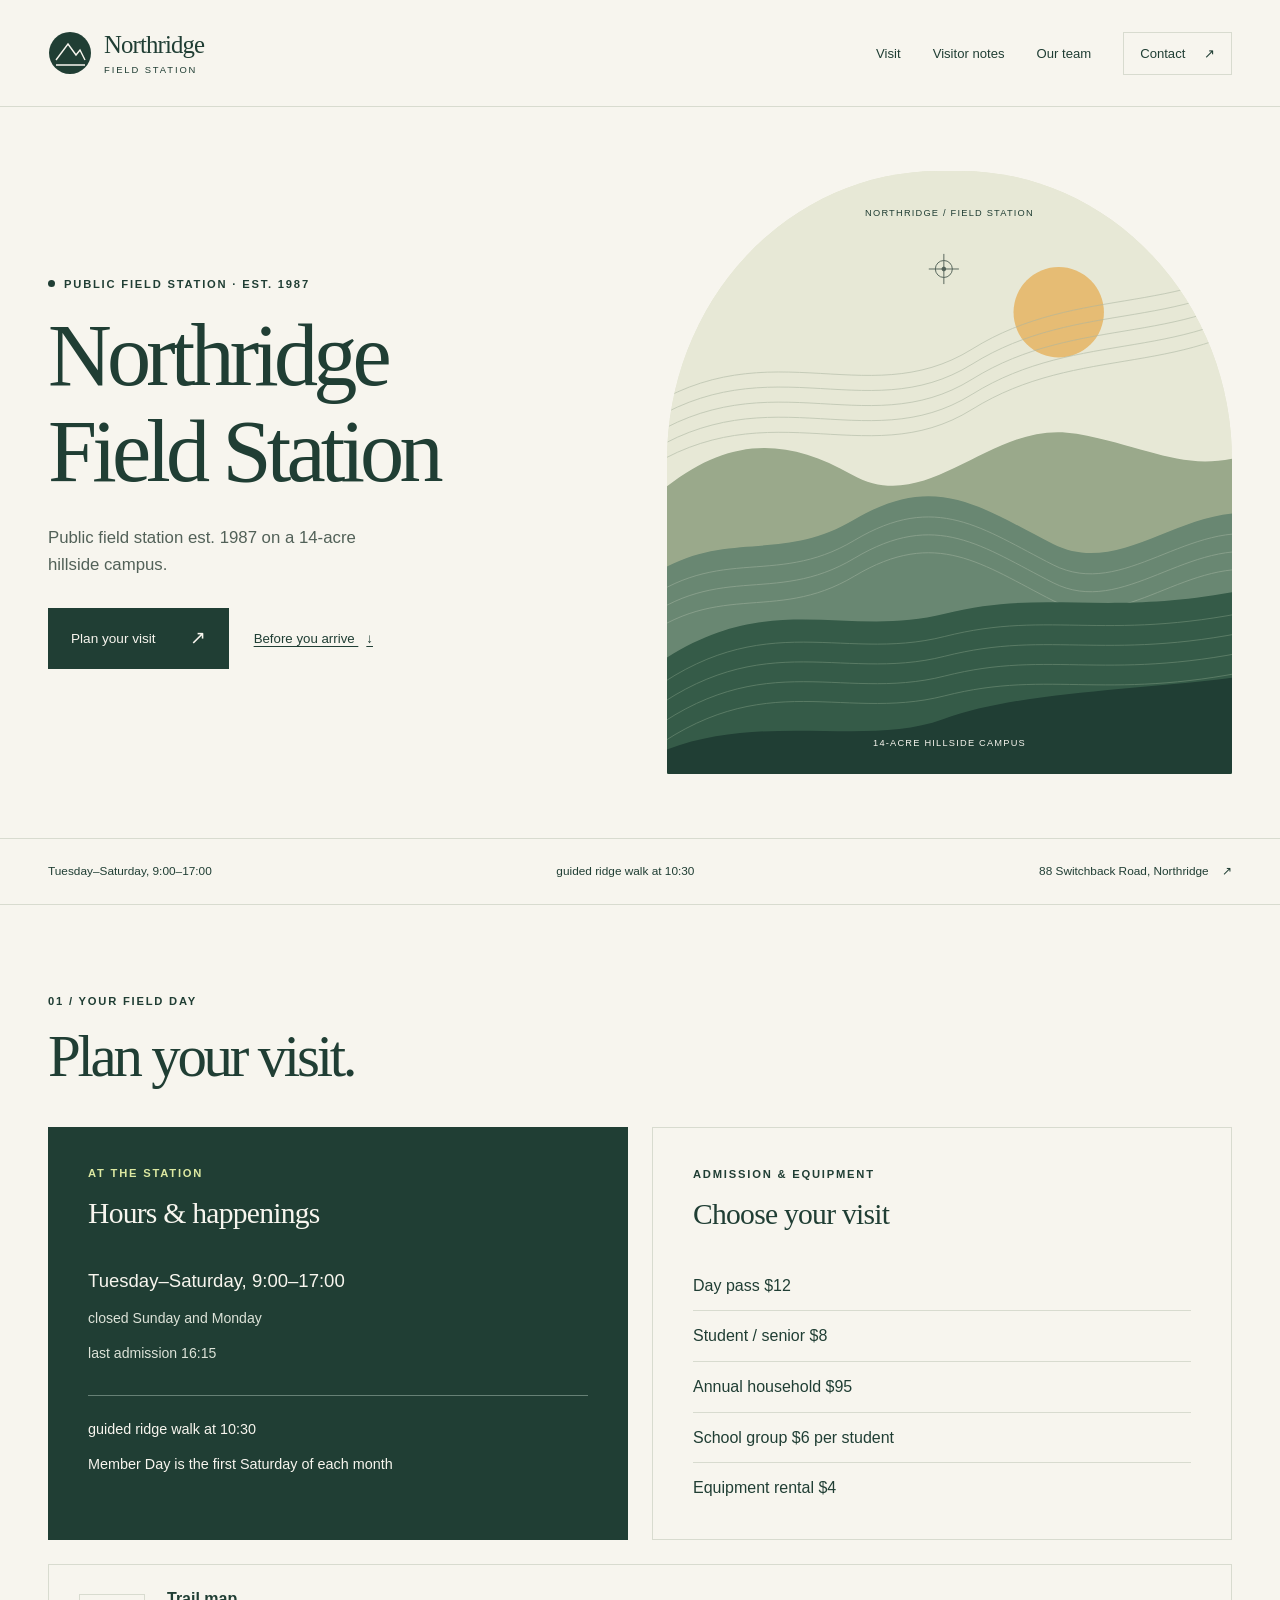
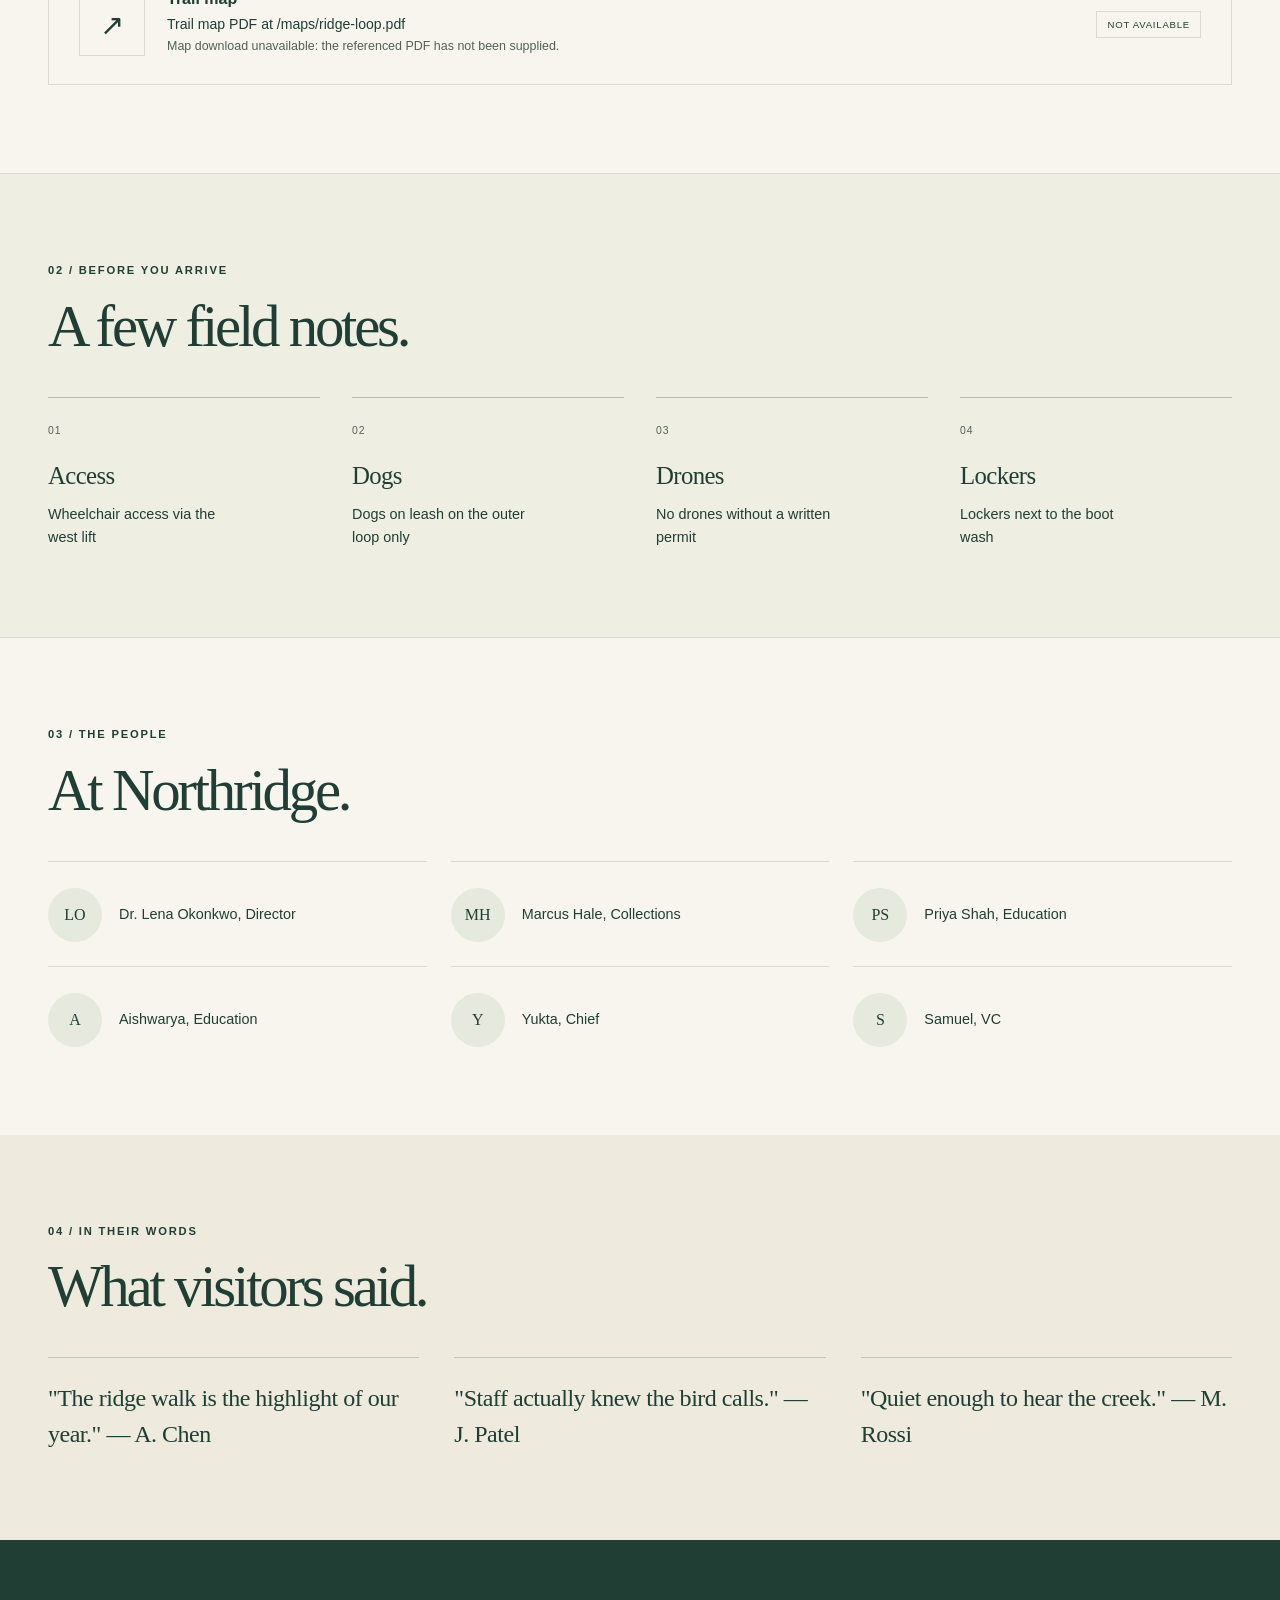
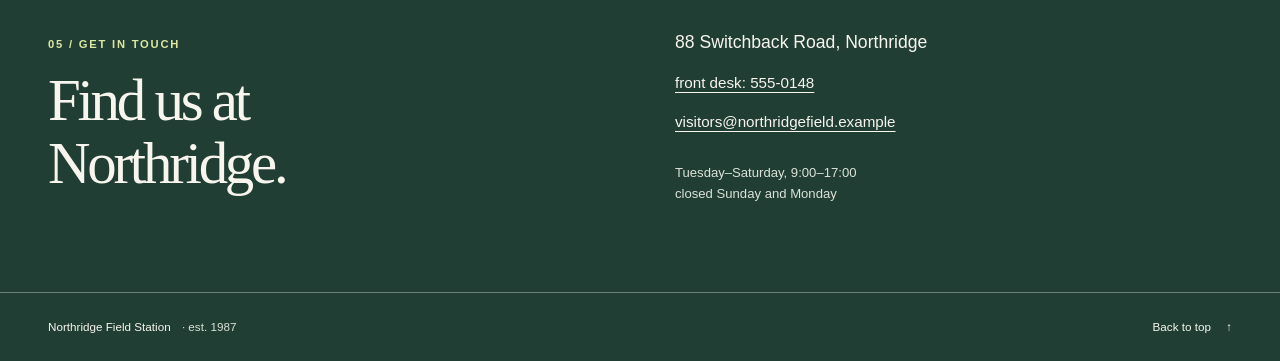
<file: site/index.html>
<!doctype html>
<html lang="en">
<head>
  <meta charset="utf-8">
  <meta name="viewport" content="width=device-width, initial-scale=1">
  <meta name="description" content="Northridge Field Station: hours, admission, visitor notes, staff and contact information for the 14-acre hillside campus.">
  <meta name="theme-color" content="#203e34">
  <title>Northridge Field Station | Plan your visit</title>
  <link rel="icon" href="favicon.svg" type="image/svg+xml">
  <link rel="stylesheet" href="styles.css">
</head>
<body id="top">
  <a class="skip-link" href="#main">Skip to content</a>
  <header class="site-header">
    <div class="wrap header-inner">
      <a class="brand" href="#top" aria-label="Northridge Field Station, back to top">
        <svg class="brand-mark" viewBox="0 0 44 44" aria-hidden="true"><rect x="1" y="1" width="42" height="42" rx="22"/><path d="m8 29 12-16 8 11 4-5 5 10M8 34h29"/></svg>
        <span>Northridge<span class="brand-sub">Field Station</span></span>
      </a>
      <nav aria-label="Main navigation">
        <a href="#visit">Visit</a><a href="#notes">Visitor notes</a><a href="#team">Our team</a><a class="nav-contact" href="#contact">Contact <span aria-hidden="true">↗</span></a>
      </nav>
    </div>
  </header>
  <main id="main" tabindex="-1">
    <section class="hero wrap" aria-labelledby="hero-title">
      <div class="hero-copy">
        <p class="eyebrow"><span class="dot" aria-hidden="true"></span> Public field station · est. 1987</p>
        <h1 id="hero-title">Northridge Field Station</h1>
        <p class="lead">Public field station est. 1987 on a 14-acre hillside campus.</p>
        <div class="hero-actions"><a class="button" href="#visit">Plan your visit <span aria-hidden="true">↗</span></a><a class="text-link" href="#notes">Before you arrive <span aria-hidden="true">↓</span></a></div>
      </div>
      <div class="hero-art" aria-hidden="true"><img src="hillside.svg" alt="" width="600" height="640" fetchpriority="high"><span class="art-label">NORTHRIDGE / FIELD STATION</span><span class="art-caption">14-acre hillside campus</span></div>
    </section>
    <div class="visit-strip"><div class="wrap strip-inner"><p>Tuesday–Saturday, 9:00–17:00</p><p>guided ridge walk at 10:30</p><a href="#contact">88 Switchback Road, Northridge <span aria-hidden="true">↗</span></a></div></div>
    <section class="section wrap" id="visit" aria-labelledby="visit-title">
      <div class="section-heading"><p class="eyebrow">01 / Your field day</p><h2 id="visit-title">Plan your visit.</h2></div>
      <div class="visit-grid">
        <article class="hours-card" aria-labelledby="hours-title">
          <p class="eyebrow">At the station</p><h3 id="hours-title">Hours &amp; happenings</h3>
          <ul class="hours-list"><li>Tuesday–Saturday, 9:00–17:00</li><li>closed Sunday and Monday</li><li>last admission 16:15</li></ul>
          <div class="hours-extra"><p>guided ridge walk at 10:30</p><p>Member Day is the first Saturday of each month</p></div>
        </article>
        <article class="admission-card" aria-labelledby="admission-title">
          <p class="eyebrow">Admission &amp; equipment</p><h3 id="admission-title">Choose your visit</h3>
          <ul class="price-list"><li>Day pass $12</li><li>Student / senior $8</li><li>Annual household $95</li><li>School group $6 per student</li><li>Equipment rental $4</li></ul>
        </article>
      </div>
      <aside class="map-note" aria-labelledby="map-title"><span class="map-symbol" aria-hidden="true">↗</span><div><h3 id="map-title">Trail map</h3><p>Trail map PDF at /maps/ridge-loop.pdf</p><p class="small">Map download unavailable: the referenced PDF has not been supplied.</p></div><span class="status">Not available</span></aside>
    </section>
    <section class="notes-section" id="notes" aria-labelledby="notes-title"><div class="section wrap">
      <div class="section-heading"><p class="eyebrow">02 / Before you arrive</p><h2 id="notes-title">A few field notes.</h2></div>
      <div class="notes-grid">
        <article class="note"><span class="note-number" aria-hidden="true">01</span><h3>Access</h3><p>Wheelchair access via the west lift</p></article>
        <article class="note"><span class="note-number" aria-hidden="true">02</span><h3>Dogs</h3><p>Dogs on leash on the outer loop only</p></article>
        <article class="note"><span class="note-number" aria-hidden="true">03</span><h3>Drones</h3><p>No drones without a written permit</p></article>
        <article class="note"><span class="note-number" aria-hidden="true">04</span><h3>Lockers</h3><p>Lockers next to the boot wash</p></article>
      </div>
    </div></section>
    <section class="section wrap" id="team" aria-labelledby="team-title">
      <div class="section-heading"><p class="eyebrow">03 / The people</p><h2 id="team-title">At Northridge.</h2></div>
      <ul class="team-grid"><li><span class="initials" aria-hidden="true">LO</span><p>Dr. Lena Okonkwo, Director</p></li><li><span class="initials" aria-hidden="true">MH</span><p>Marcus Hale, Collections</p></li><li><span class="initials" aria-hidden="true">PS</span><p>Priya Shah, Education</p></li><li><span class="initials" aria-hidden="true">A</span><p>Aishwarya, Education</p></li><li><span class="initials" aria-hidden="true">Y</span><p>Yukta, Chief</p></li><li><span class="initials" aria-hidden="true">S</span><p>Samuel, VC</p></li></ul>
    </section>
    <section class="quotes-section" aria-labelledby="quotes-title"><div class="section wrap">
      <div class="section-heading"><p class="eyebrow">04 / In their words</p><h2 id="quotes-title">What visitors said.</h2></div>
      <div class="quotes-grid"><blockquote>"The ridge walk is the highlight of our year." — A. Chen</blockquote><blockquote>"Staff actually knew the bird calls." — J. Patel</blockquote><blockquote>"Quiet enough to hear the creek." — M. Rossi</blockquote></div>
    </div></section>
    <section class="contact-section" id="contact" aria-labelledby="contact-title"><div class="section wrap contact-grid">
      <div><p class="eyebrow">05 / Get in touch</p><h2 id="contact-title">Find us at<br>Northridge.</h2></div>
      <div class="contact-details"><address>88 Switchback Road, Northridge</address><a href="tel:5550148">front desk: 555-0148</a><a href="mailto:visitors@northridgefield.example">visitors@northridgefield.example</a><p class="contact-hours">Tuesday–Saturday, 9:00–17:00<br>closed Sunday and Monday</p></div>
    </div></section>
  </main>
  <footer class="site-footer"><div class="wrap footer-inner"><p>Northridge Field Station <span>· est. 1987</span></p><a href="#top">Back to top <span aria-hidden="true">↑</span></a></div></footer>
</body>
</html>
</file>
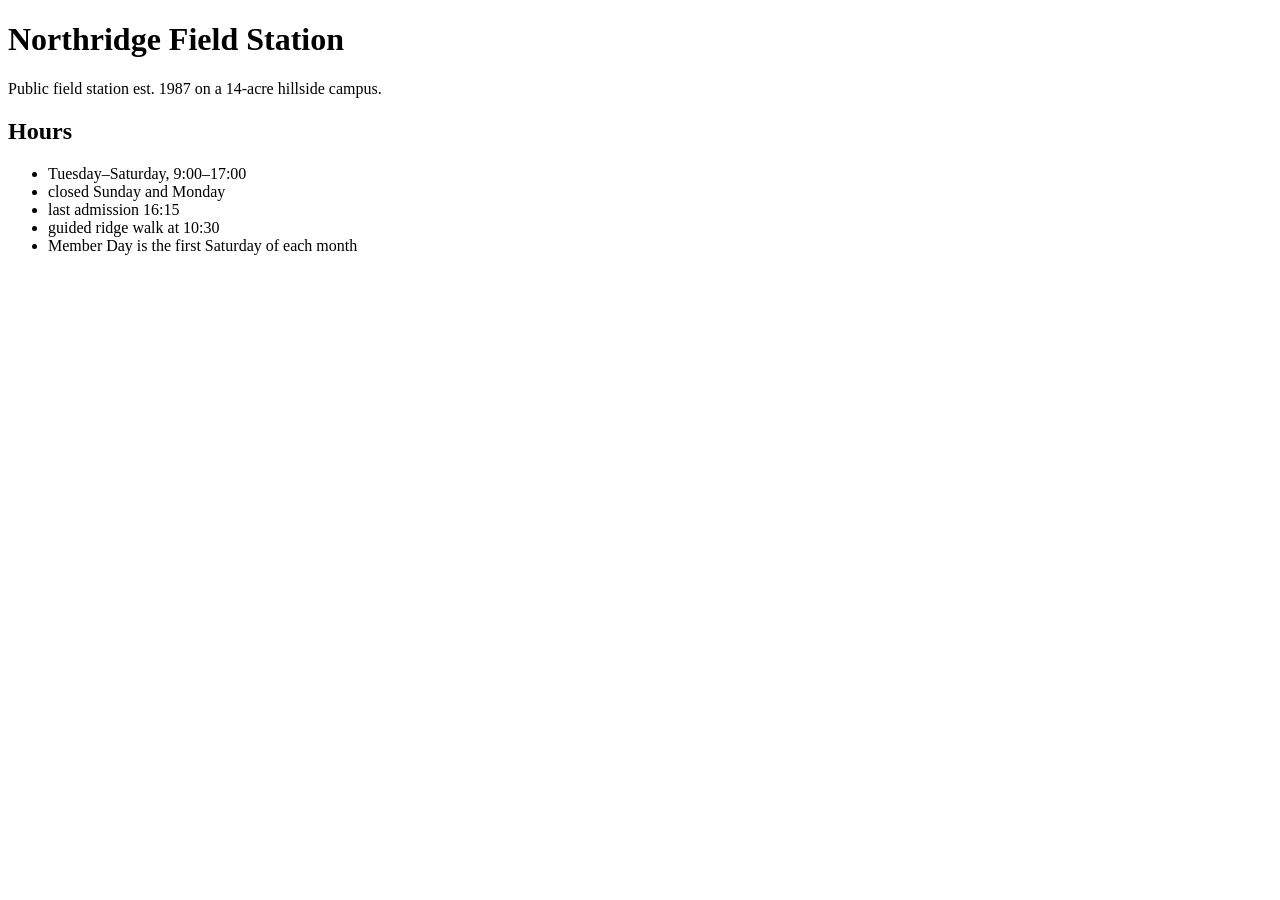
<file: Gitfile/drafts/01-story-hours.html>
<!DOCTYPE html>
<html lang="en">
<head>
  <meta charset="utf-8">
  <title>Draft 1 — Story & hours | Northridge Field Station</title>
</head>
<body>
  <h1>Northridge Field Station</h1>
  <p>Public field station est. 1987 on a 14-acre hillside campus.</p>
  <h2>Hours</h2>
  <ul>
    <li>Tuesday–Saturday, 9:00–17:00</li>
    <li>closed Sunday and Monday</li>
    <li>last admission 16:15</li>
    <li>guided ridge walk at 10:30</li>
    <li>Member Day is the first Saturday of each month</li>
  </ul>
</body>
</html>
</file>
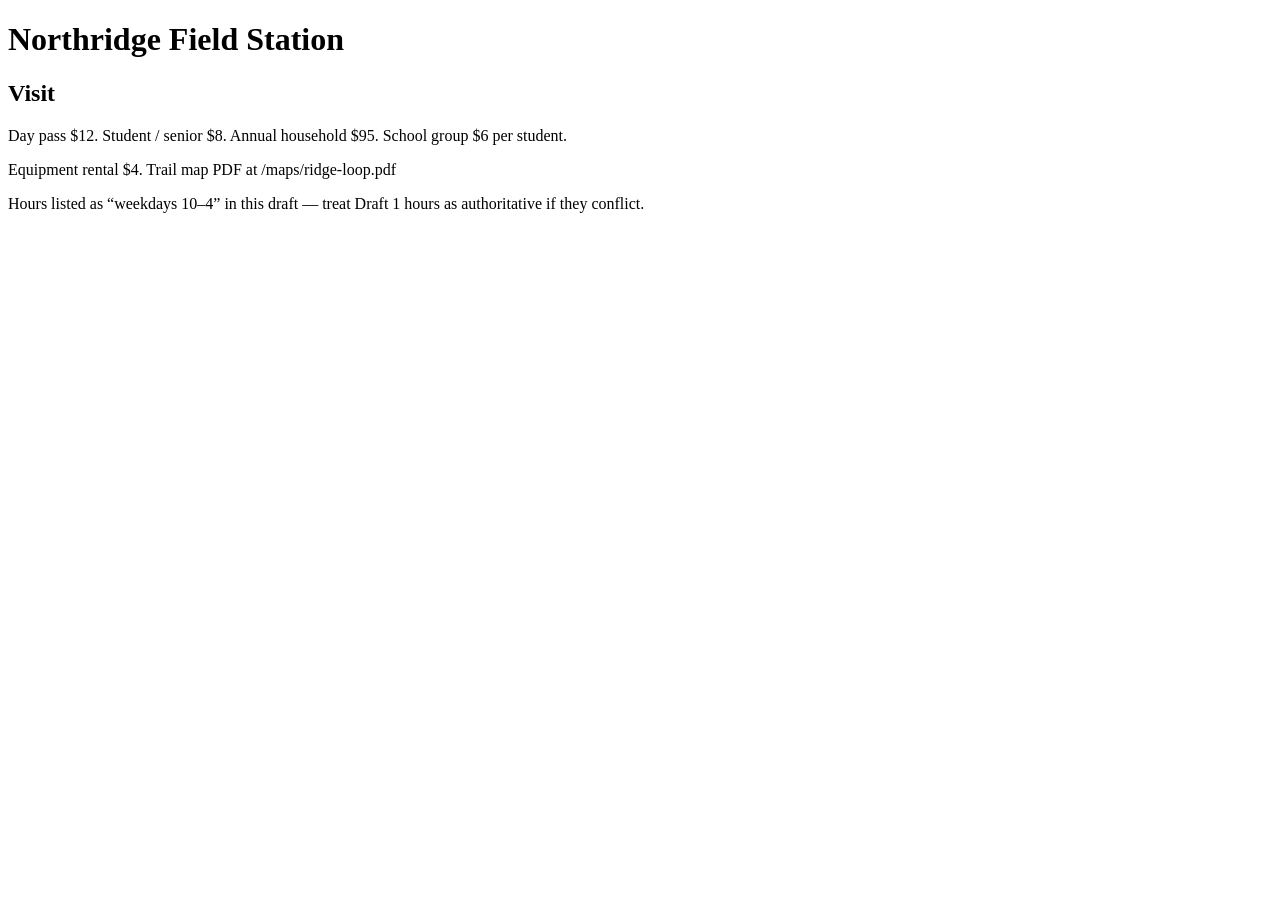
<file: Gitfile/drafts/02-services-pricing.html>
<!DOCTYPE html>
<html lang="en">
<head>
  <meta charset="utf-8">
  <title>Draft 2 — Services & pricing | Northridge Field Station</title>
</head>
<body>
  <h1>Northridge Field Station</h1>
  <h2>Visit</h2>
  <p>Day pass $12. Student / senior $8. Annual household $95. School group $6 per student.</p>
  <p>Equipment rental $4. Trail map PDF at /maps/ridge-loop.pdf</p>
  <p>Hours listed as “weekdays 10–4” in this draft — treat Draft 1 hours as authoritative if they conflict.</p>
</body>
</html>
</file>
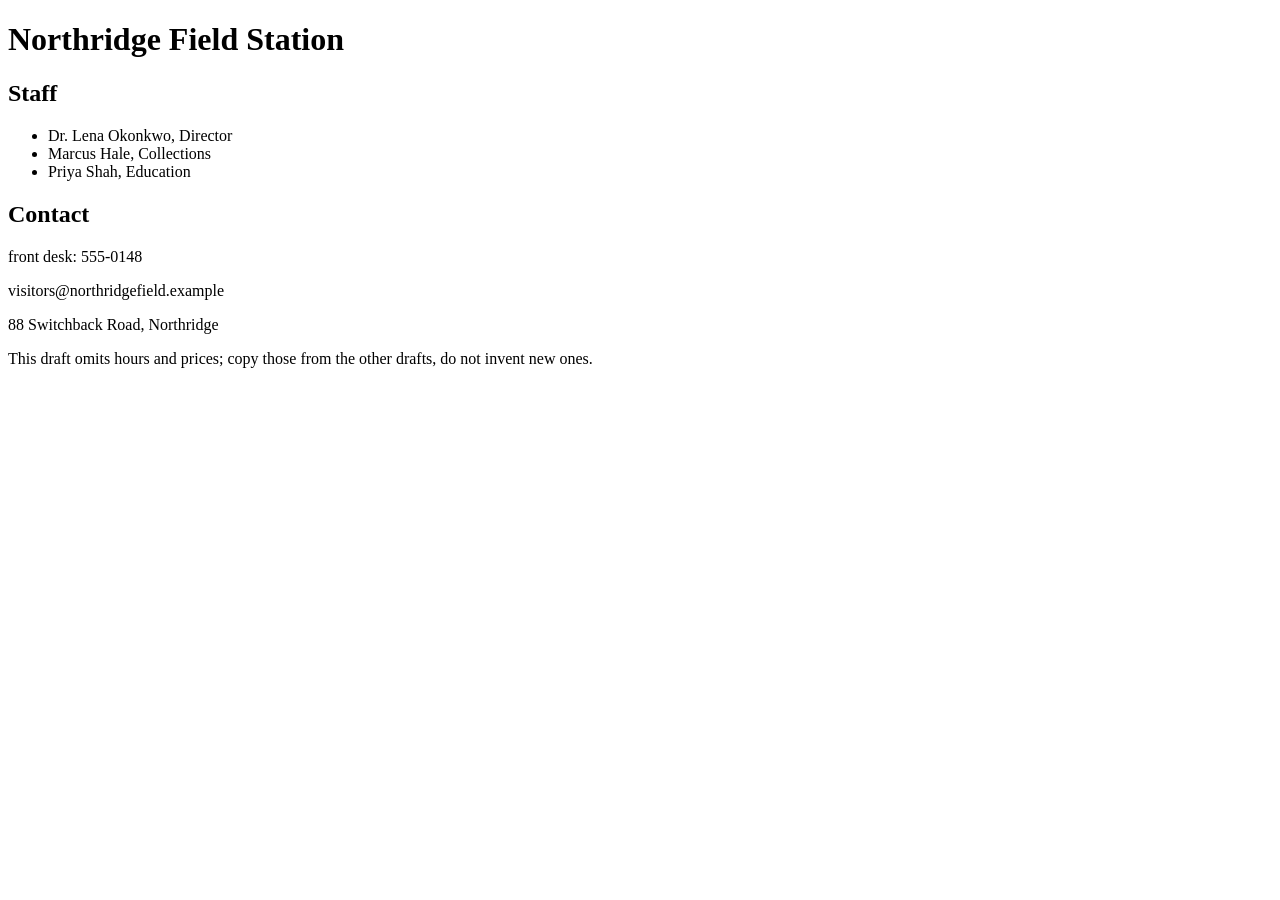
<file: Gitfile/drafts/03-team-contact.html>
<!DOCTYPE html>
<html lang="en">
<head>
  <meta charset="utf-8">
  <title>Draft 3 — Team & contact | Northridge Field Station</title>
</head>
<body>
  <h1>Northridge Field Station</h1>
  <h2>Staff</h2>
  <ul>
    <li>Dr. Lena Okonkwo, Director</li>
    <li>Marcus Hale, Collections</li>
    <li>Priya Shah, Education</li>
  </ul>
  <h2>Contact</h2>
  <p>front desk: 555-0148</p>
  <p>visitors@northridgefield.example</p>
  <p>88 Switchback Road, Northridge</p>
  <p>This draft omits hours and prices; copy those from the other drafts, do not invent new ones.</p>
</body>
</html>
</file>
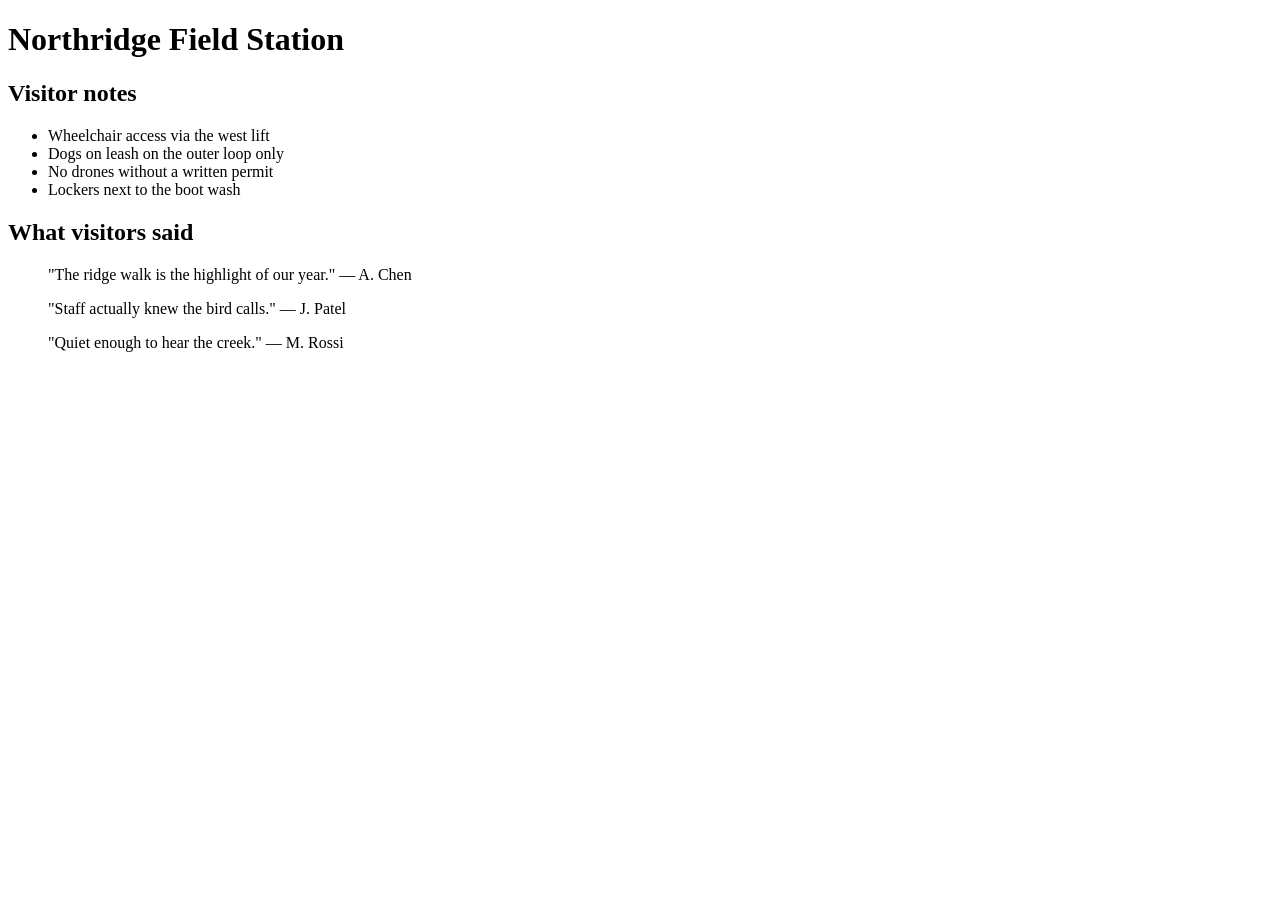
<file: Gitfile/drafts/04-faq-testimonials.html>
<!DOCTYPE html>
<html lang="en">
<head>
  <meta charset="utf-8">
  <title>Draft 4 — FAQ & testimonials | Northridge Field Station</title>
</head>
<body>
  <h1>Northridge Field Station</h1>
  <h2>Visitor notes</h2>
  <ul>
    <li>Wheelchair access via the west lift</li>
    <li>Dogs on leash on the outer loop only</li>
    <li>No drones without a written permit</li>
    <li>Lockers next to the boot wash</li>
  </ul>
  <h2>What visitors said</h2>
  <blockquote>"The ridge walk is the highlight of our year." — A. Chen</blockquote>
  <blockquote>"Staff actually knew the bird calls." — J. Patel</blockquote>
  <blockquote>"Quiet enough to hear the creek." — M. Rossi</blockquote>
</body>
</html>
</file>
<file: site/styles.css>
@charset "UTF-8";
:root{--paper:#f7f5ee;--ink:#203e34;--muted:#526158;--line:#d8dbcf;--wash:#eeeee3;--accent:#dce8a1;--serif:Georgia,"Times New Roman",serif;--sans:Arial,Helvetica,sans-serif}
*{box-sizing:border-box}html{scroll-behavior:smooth;scroll-padding-top:1.5rem}body{margin:0;background:var(--paper);color:var(--ink);font-family:var(--sans);font-size:16px;line-height:1.6}a{color:inherit;text-underline-offset:.25em}a:hover{text-decoration-thickness:2px}a:focus-visible{outline:3px solid #a34f28;outline-offset:5px}::selection{background:var(--accent);color:var(--ink)}h1,h2,h3,p{margin-top:0}h1,h2,h3{line-height:1.08;font-weight:400}h1,h2{font-family:var(--serif);letter-spacing:-.055em}h1{font-size:clamp(3.5rem,6.9vw,6.6rem);max-width:10ch;margin-bottom:1.6rem}h2{font-size:clamp(2.5rem,4.6vw,4.2rem);margin-bottom:0}h3{font-family:var(--serif);font-size:1.85rem;letter-spacing:-.025em}img,svg{display:block;max-width:100%}.wrap{width:min(1184px,calc(100% - 96px));margin-inline:auto}.section{padding-block:88px}.eyebrow{font-size:.7rem;line-height:1.5;text-transform:uppercase;letter-spacing:.16em;font-weight:700;margin-bottom:1rem}.small{font-size:.85rem;color:var(--muted)}.skip-link{position:absolute;z-index:10;top:-100px;left:1rem;padding:.7rem 1rem;background:var(--ink);color:white}.skip-link:focus{top:1rem}.site-header{border-bottom:1px solid var(--line)}.header-inner{display:flex;align-items:center;justify-content:space-between;min-height:106px;gap:32px}.brand{display:flex;align-items:center;gap:12px;text-decoration:none;font-family:var(--serif);font-size:1.55rem;line-height:1.05;letter-spacing:-.035em}.brand-mark{width:44px;flex:0 0 44px}.brand-mark rect{fill:var(--ink)}.brand-mark path{stroke:var(--paper);stroke-width:1.4;fill:none}.brand-sub{display:block;font-family:var(--sans);font-size:.59rem;letter-spacing:.2em;text-transform:uppercase;margin-top:7px}nav{display:flex;align-items:center;gap:32px;font-size:.82rem}nav a{text-decoration:none;white-space:nowrap}.nav-contact{border:1px solid var(--line);padding:10px 16px}.nav-contact span{margin-left:15px}.hero{display:grid;grid-template-columns:1fr 1fr;gap:54px;align-items:center;padding-block:64px}.hero-copy{padding-block:36px}.hero .eyebrow{display:flex;align-items:center;gap:9px}.dot{width:7px;height:7px;border-radius:50%;background:var(--ink);flex-shrink:0}.lead{font-size:1.05rem;max-width:34ch;color:var(--muted);margin-bottom:30px}.hero-actions{display:flex;align-items:center;gap:25px;flex-wrap:wrap}.button{display:inline-flex;align-items:center;gap:34px;padding:15px 23px;background:var(--ink);color:var(--paper);text-decoration:none;font-size:.85rem}.button:hover{background:#315447}.button span{font-size:1.2rem}.text-link{font-size:.83rem}.text-link span{margin-left:8px}.hero-art{position:relative;background:#e7e8d6;border-radius:48% 48% 2px 2px;overflow:hidden;align-self:stretch;min-height:460px}.hero-art img{width:100%;height:100%;object-fit:cover}.art-label,.art-caption{position:absolute;left:29px;right:29px;font-size:.58rem;letter-spacing:.13em;text-align:center}.art-label{top:35px}.art-caption{bottom:23px;text-transform:uppercase;color:var(--paper)}.visit-strip{border-block:1px solid var(--line)}.strip-inner{display:flex;justify-content:space-between;align-items:center;gap:24px;padding-block:23px;font-size:.74rem}.strip-inner p{margin:0}.strip-inner a{text-decoration:none}.strip-inner span{margin-left:10px}.section-heading{margin-bottom:38px}.visit-grid{display:grid;grid-template-columns:1fr 1fr;gap:24px}.hours-card,.admission-card{padding:38px 40px}.hours-card{background:var(--ink);color:var(--paper)}.hours-card .eyebrow{color:var(--accent)}.hours-card h3,.admission-card h3{margin-bottom:30px}.hours-list{list-style:none;padding:0;margin:0 0 25px}.hours-list li{padding:6px 0}.hours-list li:first-child{font-size:1.16rem}.hours-list li:not(:first-child){font-size:.88rem;color:#dce2d8}.hours-extra{border-top:1px solid #668075;padding-top:22px}.hours-extra p{font-size:.9rem;margin-bottom:12px}.hours-extra p:last-child{margin-bottom:0}.admission-card{border:1px solid var(--line)}.price-list{list-style:none;padding:0;margin:0}.price-list li{padding:12px 0;border-bottom:1px solid var(--line);font-size:1rem}.price-list li:last-child{border:0;padding-bottom:0}.map-note{display:flex;align-items:center;gap:22px;margin-top:24px;border:1px solid var(--line);padding:25px 30px}.map-symbol{font-size:1.8rem;border:1px solid var(--line);padding:7px 20px}.map-note h3{font-family:var(--sans);font-size:1rem;font-weight:700;letter-spacing:0;margin-bottom:6px}.map-note p{margin-bottom:2px;font-size:.88rem;overflow-wrap:anywhere}.map-note .small{font-size:.78rem}.status{margin-left:auto;white-space:nowrap;border:1px solid var(--line);padding:5px 10px;text-transform:uppercase;font-size:.6rem;letter-spacing:.08em}.notes-section{background:var(--wash);border-block:1px solid var(--line)}.notes-grid{display:grid;grid-template-columns:repeat(4,1fr);gap:32px}.note{border-top:1px solid #b3bdaa;padding-top:18px}.note-number{font-size:.65rem;letter-spacing:.1em;color:var(--muted)}.note h3{font-size:1.55rem;margin-block:22px 13px}.note p{font-size:.9rem;max-width:23ch;margin-bottom:0}.team-grid{display:grid;grid-template-columns:repeat(3,1fr);gap:24px;padding:0;list-style:none;margin:0}.team-grid li{display:flex;align-items:center;gap:17px;border-top:1px solid var(--line);padding-top:26px}.initials{display:grid;place-items:center;width:54px;height:54px;border-radius:50%;background:#e6e9dd;font-family:var(--serif);font-size:1rem;flex:0 0 54px}.team-grid p{font-size:.9rem;margin:0}.quotes-section{background:#eeeade}.quotes-grid{display:grid;grid-template-columns:repeat(3,1fr);gap:35px}.quotes-grid blockquote{font-family:var(--serif);font-size:1.5rem;line-height:1.5;letter-spacing:-.02em;margin:0;padding-top:22px;border-top:1px solid #bfc4b5}.contact-section{background:var(--ink);color:var(--paper)}.contact-grid{display:grid;grid-template-columns:1fr 1fr;gap:70px;align-items:center}.contact-section .eyebrow{color:var(--accent)}.contact-details{display:flex;flex-direction:column;align-items:flex-start;gap:15px}.contact-details address{font-style:normal;font-size:1.1rem}.contact-details a{font-size:.95rem;overflow-wrap:anywhere;max-width:100%}.contact-hours{font-size:.82rem;color:#dce2d8;margin:12px 0 0}.site-footer{background:var(--ink);color:var(--paper);border-top:1px solid #668075}.footer-inner{display:flex;justify-content:space-between;align-items:center;gap:24px;padding-block:25px;font-size:.73rem}.footer-inner p{margin:0}.footer-inner p span{color:#dce2d8;margin-left:8px}.footer-inner a{text-decoration:none}.footer-inner a span{margin-left:12px}main:focus{outline:none}
@media(min-width:1500px){.hero-art{max-height:600px}.hero-art img{object-position:center 55%}}
@media(max-width:1000px){.wrap{width:calc(100% - 64px)}nav{gap:20px}.hero{gap:30px;padding-block:44px}h1{font-size:clamp(3rem,7.5vw,5rem)}.hero-art{min-height:410px}.hero-actions{gap:18px}.strip-inner{flex-wrap:wrap;justify-content:flex-start;gap:8px 30px}.hours-card,.admission-card{padding:30px}.notes-grid{gap:22px}.team-grid{gap:18px}.team-grid li{align-items:flex-start;flex-direction:column;gap:15px}.contact-grid{gap:40px}}
@media(max-width:700px){.wrap{width:calc(100% - 40px)}.header-inner{padding-block:20px;min-height:0;flex-wrap:wrap;gap:22px}.brand{font-size:1.4rem}.brand-mark{width:40px;flex-basis:40px}nav{width:100%;justify-content:space-between;gap:10px;font-size:.73rem}.nav-contact{padding:6px 10px}.nav-contact span{margin-left:5px}.hero{grid-template-columns:1fr;gap:30px;padding-block:38px}.hero-copy{padding:0}h1{font-size:clamp(3.2rem,13.5vw,5rem);max-width:11ch}.lead{font-size:1rem}.hero-art{min-height:0;height:360px;max-width:480px;width:100%;justify-self:center}.hero-art img{object-position:center 58%}.art-label{top:28px}.art-caption{bottom:18px}.strip-inner{flex-direction:column;align-items:flex-start;gap:8px;padding-block:20px;font-size:.75rem}.section{padding-block:56px}.section-heading{margin-bottom:28px}.visit-grid,.contact-grid{grid-template-columns:1fr;gap:22px}.hours-card,.admission-card{padding:28px 24px}.hours-list li:first-child{font-size:1.05rem}.map-note{flex-wrap:wrap;gap:14px;padding:23px}.map-symbol{display:none}.status{margin-left:0}.notes-grid{grid-template-columns:1fr 1fr;gap:30px 20px}.note h3{margin-block:15px 10px}.note p{font-size:.85rem}.team-grid{grid-template-columns:1fr;gap:20px}.team-grid li{flex-direction:row;align-items:center;padding-top:20px}.quotes-grid{grid-template-columns:1fr;gap:26px}.quotes-grid blockquote{font-size:1.4rem}.contact-grid{gap:32px}.contact-details address{font-size:1rem}.contact-details a{font-size:.85rem}.footer-inner{align-items:flex-start;gap:20px;font-size:.68rem}.footer-inner p{max-width:24ch}.footer-inner p span{display:block;margin:4px 0 0}.footer-inner a{white-space:nowrap}}
@media(prefers-reduced-motion:reduce){html{scroll-behavior:auto}}
</file>
